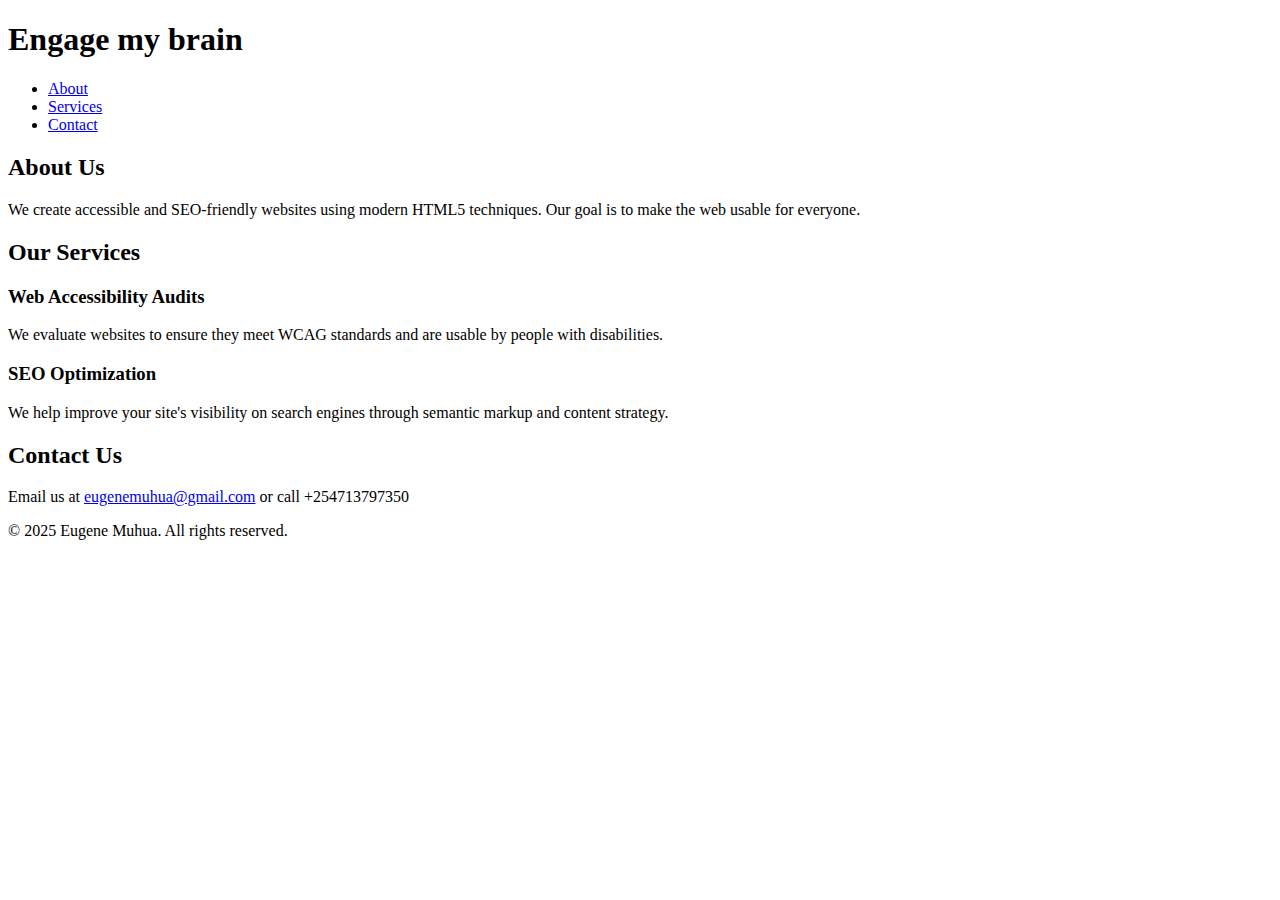
<file: index.html>
<!DOCTYPE html>
<html lang="en">
<head>
  <meta charset="UTF-8">
  <meta name="description" content="A simple, accessible, and SEO-friendly HTML5 web page.">
  <meta name="keywords" content="HTML5, accessibility, SEO, semantic tags, web development">
  <meta name="author" content="Your Name">
  <meta name="viewport" content="width=device-width, initial-scale=1.0">
  <title>Welcome to Migodweso's world</title>
</head>
<body>

  <header role="banner">
    <h1>Engage my brain</h1>
    <nav role="navigation" aria-label="Main Navigation">
      <ul>
        <li><a href="#about">About</a></li>
        <li><a href="#services">Services</a></li>
        <li><a href="#contact">Contact</a></li>
      </ul>
    </nav>
  </header>

  <main role="main">
    <section id="about" aria-labelledby="about-heading">
      <h2 id="about-heading">About Us</h2>
      <p>We create accessible and SEO-friendly websites using modern HTML5 techniques. Our goal is to make the web usable for everyone.</p>
    </section>

    <section id="services" aria-labelledby="services-heading">
      <h2 id="services-heading">Our Services</h2>
      <article>
        <h3>Web Accessibility Audits</h3>
        <p>We evaluate websites to ensure they meet WCAG standards and are usable by people with disabilities.</p>
      </article>
      <article>
        <h3>SEO Optimization</h3>
        <p>We help improve your site's visibility on search engines through semantic markup and content strategy.</p>
      </article>
    </section>

    <section id="contact" aria-labelledby="contact-heading">
      <h2 id="contact-heading">Contact Us</h2>
      <p>Email us at <a href="mailto:info@example.com">eugenemuhua@gmail.com</a> or call +254713797350</p>
    </section>
  </main>

  <footer role="contentinfo">
    <p>&copy; 2025 Eugene Muhua. All rights reserved.</p>
  </footer>

</body>
</html>
</file>
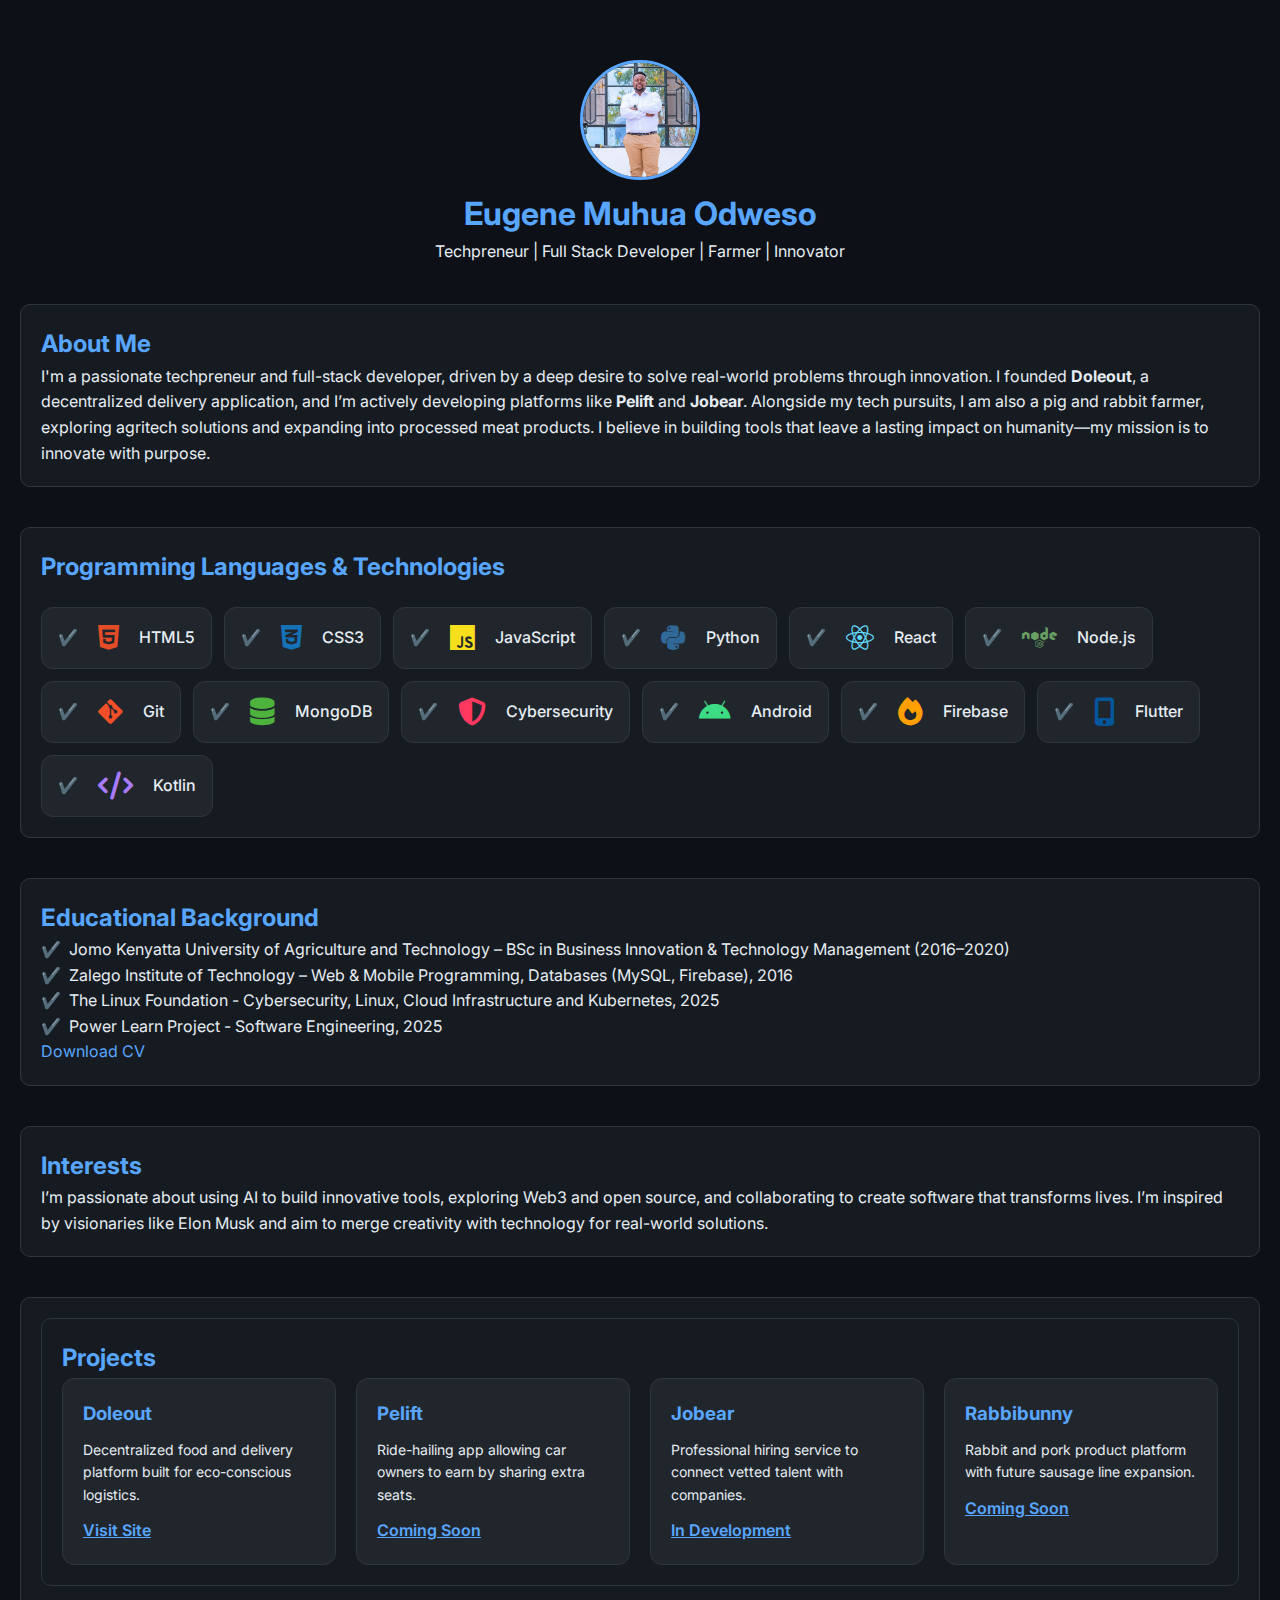
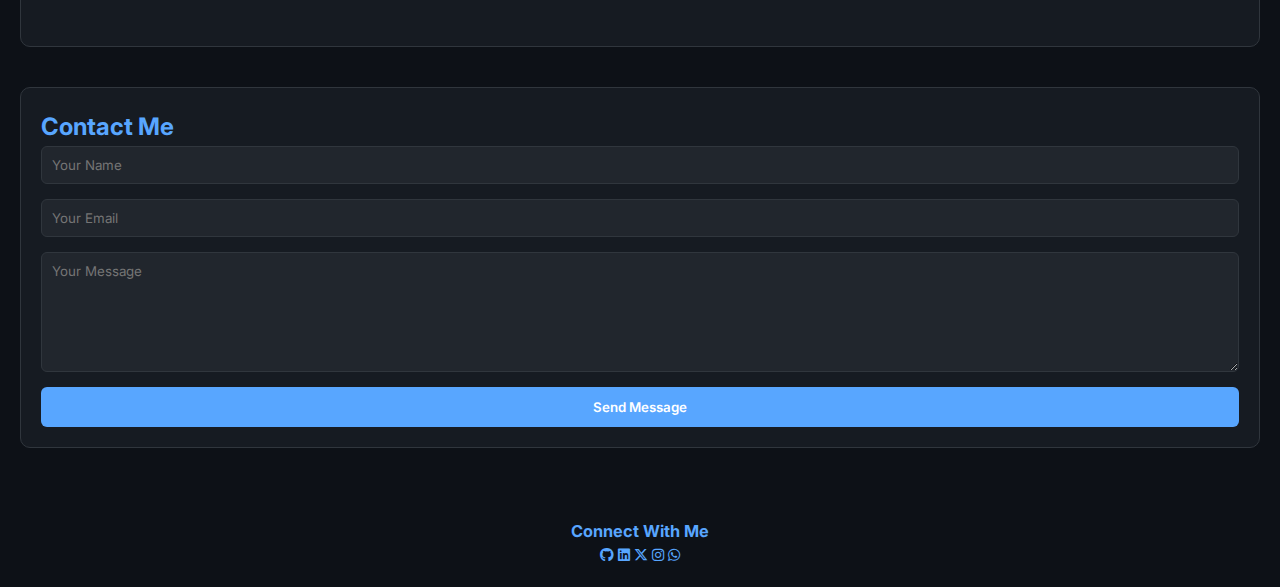
<file: Portfolio/index.html>
<!DOCTYPE html>
<html lang="en">
<head>
    <meta charset="UTF-8">
    <meta name="viewport" content="width=device-width, initial-scale=1.0">
    <title>Eugene Muhua Portfolio</title>
    <link rel="stylesheet" href="portfolio.css">
    <link rel="preconnect" href="https://fonts.googleapis.com">
    <link rel="preconnect" href="https://fonts.gstatic.com" crossorigin>
    <link href="https://fonts.googleapis.com/css2?family=Roboto:wght@400;700&display=swap" rel="stylesheet">
    <link rel="stylesheet" href="https://cdnjs.cloudflare.com/ajax/libs/font-awesome/6.4.0/css/all.min.css">
    <link rel="stylesheet" href="https://cdnjs.cloudflare.com/ajax/libs/font-awesome/6.5.0/css/all.min.css">

</head>
<body>
    <header>
        <div class="container">
            <img src="eugene.jpg" alt="Eugene Muhua" class="profile-img">
            <h1>Eugene Muhua Odweso</h1>
            <p>Techpreneur | Full Stack Developer | Farmer | Innovator</p>
        </div>
    </header>

    <section class="about container">
        <h2>About Me</h2>
        <p>
            I'm a passionate techpreneur and full-stack developer, driven by a deep desire to solve real-world problems through innovation. 
            I founded <strong>Doleout</strong>, a decentralized delivery application, and I’m actively developing platforms like <strong>Pelift</strong> and <strong>Jobear</strong>.
            Alongside my tech pursuits, I am also a pig and rabbit farmer, exploring agritech solutions and expanding into processed meat products.
            I believe in building tools that leave a lasting impact on humanity—my mission is to innovate with purpose.
        </p>
    </section>

    <section class="skills container">
        <h2>Programming Languages & Technologies</h2>
        <ul class="skills-grid">
          <li><i class="fab fa-html5" style="color:#e34c26;"></i> HTML5</li>
          <li><i class="fab fa-css3-alt" style="color:#1572B6;"></i> CSS3</li>
          <li><i class="fab fa-js" style="color:#f7df1e;"></i> JavaScript</li>
          <li><i class="fab fa-python" style="color:#306998;"></i> Python</li>
          <li><i class="fab fa-react" style="color:#61dafb;"></i> React</li>
          <li><i class="fab fa-node" style="color:#68A063;"></i> Node.js</li>
          <li><i class="fab fa-git-alt" style="color:#f34f29;"></i> Git</li>
          <li><i class="fas fa-database" style="color:#4db33d;"></i> MongoDB</li>
          <li><i class="fas fa-shield-alt" style="color:#ff3860;"></i> Cybersecurity</li>
          <li><i class="fab fa-android" style="color:#3ddc84;"></i> Android</li>
          <li><i class="fas fa-fire" style="color:#ffa000;"></i> Firebase</li>
          <li><i class="fas fa-mobile-alt" style="color:#02569b;"></i> Flutter</li>
          <li><i class="fas fa-code" style="color:#a97bff;"></i> Kotlin</li>
        </ul>
    </section>

    <section class="education container">
        <h2>Educational Background</h2>
        <ul>
            <li>Jomo Kenyatta University of Agriculture and Technology – BSc in Business Innovation & Technology Management (2016–2020)</li>
            <li>Zalego Institute of Technology – Web & Mobile Programming, Databases (MySQL, Firebase), 2016</li>
            <li>The Linux Foundation - Cybersecurity, Linux, Cloud Infrastructure and Kubernetes, 2025</li>
            <li>Power Learn Project - Software Engineering, 2025</li>
        </ul>
        <a class="btn" href="EUGENE MUHUA ODWESO CV.pdf" download>Download CV</a>
    </section>

    <section class="interests container">
        <h2>Interests</h2>
        <p>
            I’m passionate about using AI to build innovative tools, exploring Web3 and open source, and collaborating to create software that transforms lives. 
            I’m inspired by visionaries like Elon Musk and aim to merge creativity with technology for real-world solutions.
        </p>
    </section>

    <section class="projects container">
        <section class="projects">
  <h2>Projects</h2>
  <div class="project-grid">
    <div class="project-card">
      <h3>Doleout</h3>
      <p>Decentralized food and delivery platform built for eco-conscious logistics.</p>
      <a href="https://www.doleout.co.ke" target="_blank">Visit Site</a>
    </div>

    <div class="project-card">
      <h3>Pelift</h3>
      <p>Ride-hailing app allowing car owners to earn by sharing extra seats.</p>
      <a href="#">Coming Soon</a>
    </div>

    <div class="project-card">
      <h3>Jobear</h3>
      <p>Professional hiring service to connect vetted talent with companies.</p>
      <a href="#">In Development</a>
    </div>

    <div class="project-card">
      <h3>Rabbibunny</h3>
      <p>Rabbit and pork product platform with future sausage line expansion.</p>
      <a href="#">Coming Soon</a>
    </div>
  </div>
</section>

    </section>

    <section class="contact container">
        <h2>Contact Me</h2>
        <form action="https://formspree.io/f/mblkovka" method="POST">
            <input type="text" name="name" placeholder="Your Name" required>
            <input type="email" name="email" placeholder="Your Email" required>
            <textarea name="message" rows="5" placeholder="Your Message" required></textarea>
            <button type="submit">Send Message</button>
        </form>
    </section>

    <footer>
        <div class="container">
            <h3>Connect With Me</h3>
            <div class="social-icons">
                <a href="https://github.com/EugeneMuhua" target="_blank"><i class="fab fa-github"></i></a>
                <a href="https://www.linkedin.com/in/eugene-muhua-343bb5186/" target="_blank"><i class="fab fa-linkedin"></i></a>
                <a href="https://x.com/MuhuaEugene" target="_blank"><i class="fab fa-x-twitter"></i></a>
                <a href="https://www.instagram.com/eugene_muhua?igsh=MjAxbXBpZmI0NHdw" target="_blank"><i class="fab fa-instagram"></i></a>
                <a href="https://wa.me/254713797350" target="_blank"><i class="fab fa-whatsapp"></i></a>
            </div>
        </div>
    </footer>
</body>
</html>
</file>
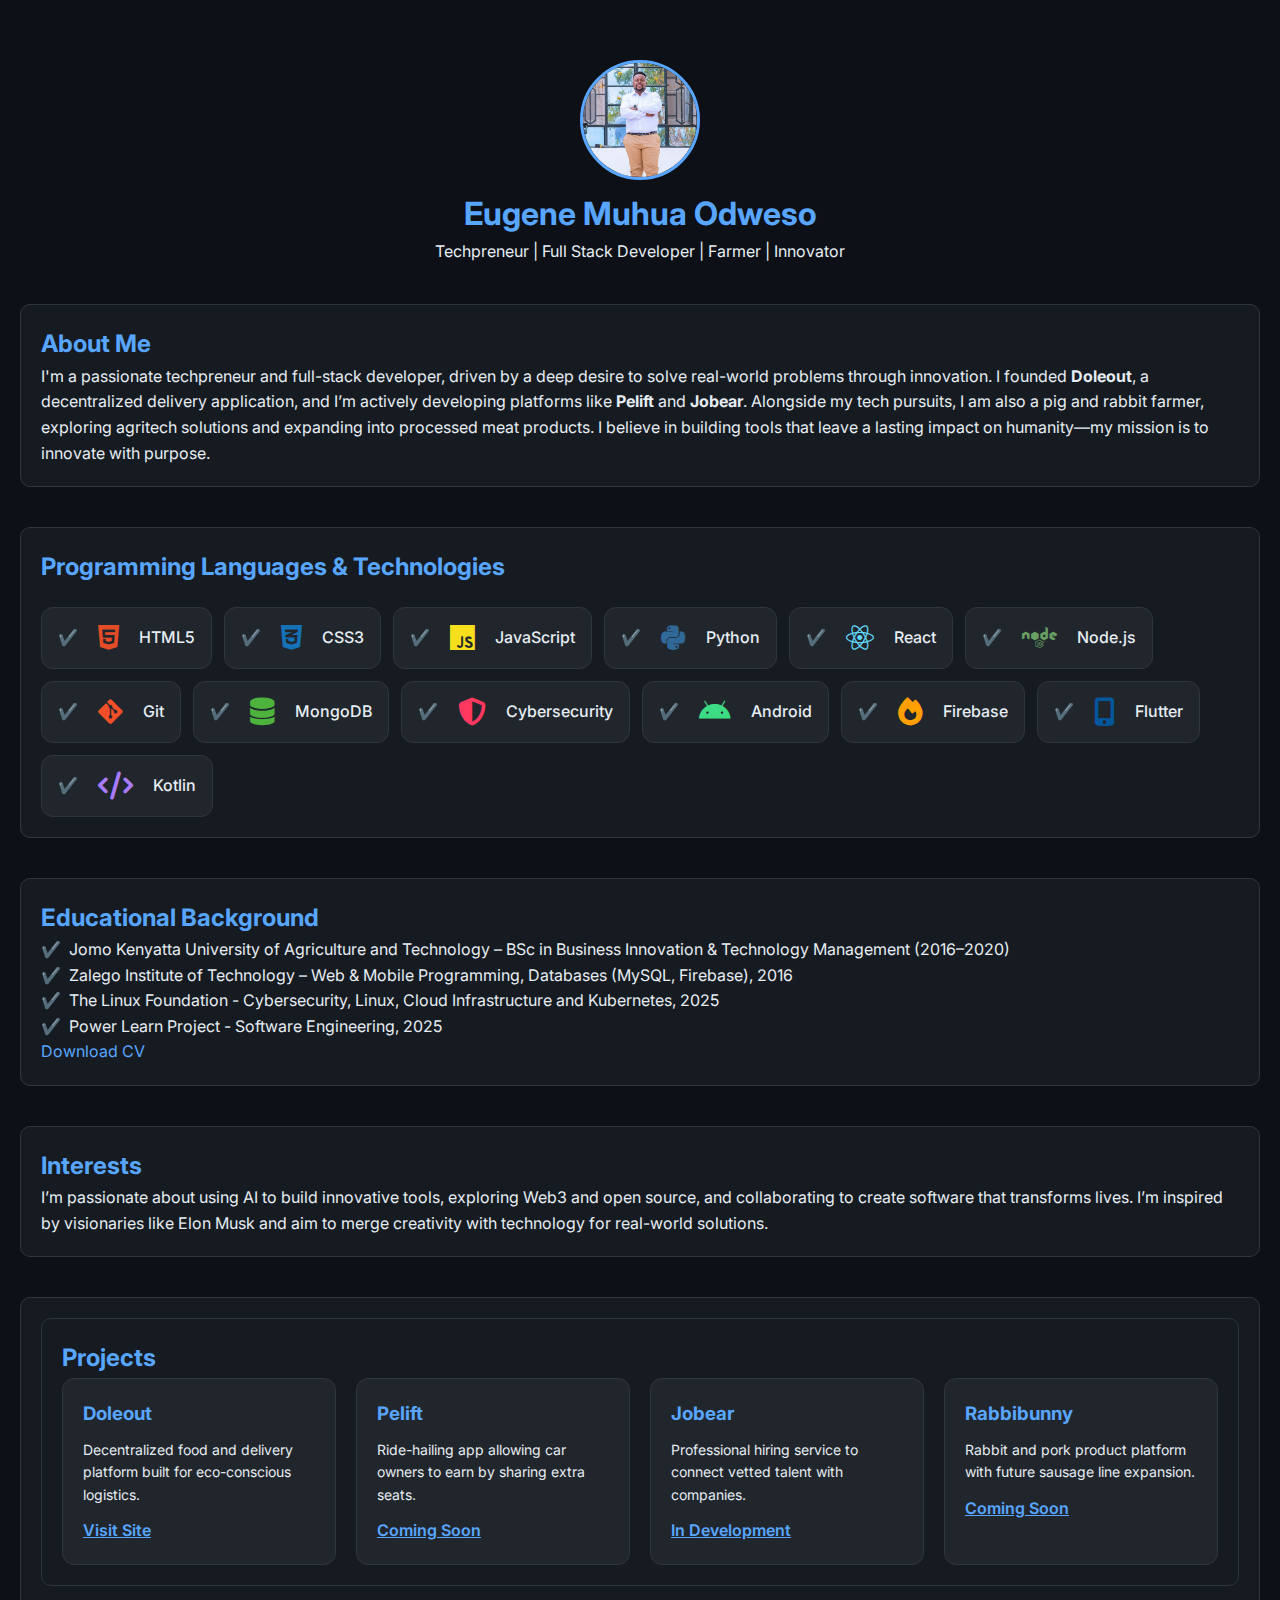
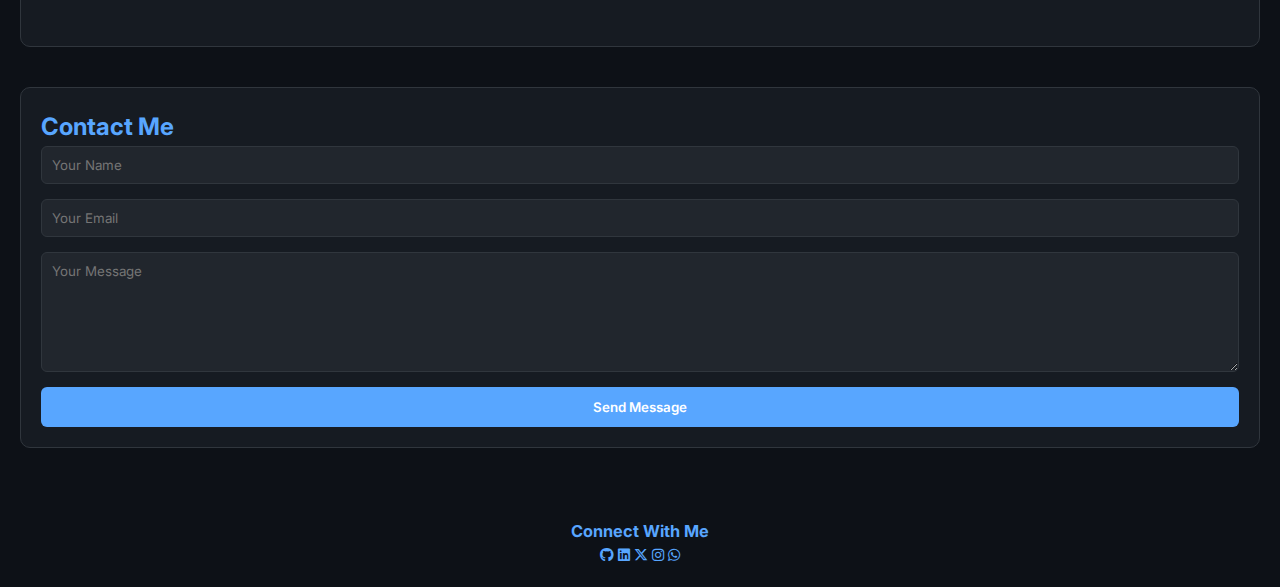
<file: Portfolio/portfolio.html>
<!DOCTYPE html>
<html lang="en">
<head>
    <meta charset="UTF-8">
    <meta name="viewport" content="width=device-width, initial-scale=1.0">
    <title>Eugene Muhua Portfolio</title>
    <link rel="stylesheet" href="portfolio.css">
    <link rel="preconnect" href="https://fonts.googleapis.com">
    <link rel="preconnect" href="https://fonts.gstatic.com" crossorigin>
    <link href="https://fonts.googleapis.com/css2?family=Roboto:wght@400;700&display=swap" rel="stylesheet">
    <link rel="stylesheet" href="https://cdnjs.cloudflare.com/ajax/libs/font-awesome/6.4.0/css/all.min.css">
    <link rel="stylesheet" href="https://cdnjs.cloudflare.com/ajax/libs/font-awesome/6.5.0/css/all.min.css">

</head>
<body>
    <header>
        <div class="container">
            <img src="eugene.jpg" alt="Eugene Muhua" class="profile-img">
            <h1>Eugene Muhua Odweso</h1>
            <p>Techpreneur | Full Stack Developer | Farmer | Innovator</p>
        </div>
    </header>

    <section class="about container">
        <h2>About Me</h2>
        <p>
            I'm a passionate techpreneur and full-stack developer, driven by a deep desire to solve real-world problems through innovation. 
            I founded <strong>Doleout</strong>, a decentralized delivery application, and I’m actively developing platforms like <strong>Pelift</strong> and <strong>Jobear</strong>.
            Alongside my tech pursuits, I am also a pig and rabbit farmer, exploring agritech solutions and expanding into processed meat products.
            I believe in building tools that leave a lasting impact on humanity—my mission is to innovate with purpose.
        </p>
    </section>

    <section class="skills container">
        <h2>Programming Languages & Technologies</h2>
        <ul class="skills-grid">
          <li><i class="fab fa-html5" style="color:#e34c26;"></i> HTML5</li>
          <li><i class="fab fa-css3-alt" style="color:#1572B6;"></i> CSS3</li>
          <li><i class="fab fa-js" style="color:#f7df1e;"></i> JavaScript</li>
          <li><i class="fab fa-python" style="color:#306998;"></i> Python</li>
          <li><i class="fab fa-react" style="color:#61dafb;"></i> React</li>
          <li><i class="fab fa-node" style="color:#68A063;"></i> Node.js</li>
          <li><i class="fab fa-git-alt" style="color:#f34f29;"></i> Git</li>
          <li><i class="fas fa-database" style="color:#4db33d;"></i> MongoDB</li>
          <li><i class="fas fa-shield-alt" style="color:#ff3860;"></i> Cybersecurity</li>
          <li><i class="fab fa-android" style="color:#3ddc84;"></i> Android</li>
          <li><i class="fas fa-fire" style="color:#ffa000;"></i> Firebase</li>
          <li><i class="fas fa-mobile-alt" style="color:#02569b;"></i> Flutter</li>
          <li><i class="fas fa-code" style="color:#a97bff;"></i> Kotlin</li>
        </ul>
    </section>

    <section class="education container">
        <h2>Educational Background</h2>
        <ul>
            <li>Jomo Kenyatta University of Agriculture and Technology – BSc in Business Innovation & Technology Management (2016–2020)</li>
            <li>Zalego Institute of Technology – Web & Mobile Programming, Databases (MySQL, Firebase), 2016</li>
            <li>The Linux Foundation - Cybersecurity, Linux, Cloud Infrastructure and Kubernetes, 2025</li>
            <li>Power Learn Project - Software Engineering, 2025</li>
        </ul>
        <a class="btn" href="EUGENE MUHUA ODWESO CV.pdf" download>Download CV</a>
    </section>

    <section class="interests container">
        <h2>Interests</h2>
        <p>
            I’m passionate about using AI to build innovative tools, exploring Web3 and open source, and collaborating to create software that transforms lives. 
            I’m inspired by visionaries like Elon Musk and aim to merge creativity with technology for real-world solutions.
        </p>
    </section>

    <section class="projects container">
        <section class="projects">
  <h2>Projects</h2>
  <div class="project-grid">
    <div class="project-card">
      <h3>Doleout</h3>
      <p>Decentralized food and delivery platform built for eco-conscious logistics.</p>
      <a href="https://www.doleout.co.ke" target="_blank">Visit Site</a>
    </div>

    <div class="project-card">
      <h3>Pelift</h3>
      <p>Ride-hailing app allowing car owners to earn by sharing extra seats.</p>
      <a href="#">Coming Soon</a>
    </div>

    <div class="project-card">
      <h3>Jobear</h3>
      <p>Professional hiring service to connect vetted talent with companies.</p>
      <a href="#">In Development</a>
    </div>

    <div class="project-card">
      <h3>Rabbibunny</h3>
      <p>Rabbit and pork product platform with future sausage line expansion.</p>
      <a href="#">Coming Soon</a>
    </div>
  </div>
</section>

    </section>

    <section class="contact container">
        <h2>Contact Me</h2>
        <form action="mailto:eugenemuhua@gmail.com" method="post" enctype="text/plain">
            <input type="text" name="name" placeholder="Your Name" required>
            <input type="email" name="email" placeholder="Your Email" required>
            <textarea name="message" rows="5" placeholder="Your Message" required></textarea>
            <button type="submit">Send Message</button>
        </form>
    </section>

    <footer>
        <div class="container">
            <h3>Connect With Me</h3>
            <div class="social-icons">
                <a href="https://github.com/EugeneMuhua" target="_blank"><i class="fab fa-github"></i></a>
                <a href="https://www.linkedin.com/in/eugene-muhua-343bb5186/" target="_blank"><i class="fab fa-linkedin"></i></a>
                <a href="https://x.com/MuhuaEugene" target="_blank"><i class="fab fa-x-twitter"></i></a>
                <a href="https://www.instagram.com/eugene_muhua?igsh=MjAxbXBpZmI0NHdw" target="_blank"><i class="fab fa-instagram"></i></a>
                <a href="https://wa.me/254713797350" target="_blank"><i class="fab fa-whatsapp"></i></a>
            </div>
        </div>
    </footer>
</body>
</html>
</file>
<file: Portfolio/portfolio.css>
/* styles-dark.css */

@import url('https://fonts.googleapis.com/css2?family=Inter:wght@400;600;800&display=swap');

:root {
  --bg-color: #0d1117;
  --text-color: #e6edf3;
  --accent-color: #58a6ff;
  --card-bg: #161b22;
  --input-bg: #21262d;
  --border-color: #30363d;
}

* {
  margin: 0;
  padding: 0;
  box-sizing: border-box;
  font-family: 'Inter', sans-serif;
}

body {
  background-color: var(--bg-color);
  color: var(--text-color);
  line-height: 1.6;
  padding: 20px;
}

header {
  text-align: center;
  padding: 40px 0;
}

header img {
  width: 120px;
  height: 120px;
  border-radius: 50%;
  border: 3px solid var(--accent-color);
  object-fit: cover;
}

h1, h2, h3 {
  color: var(--accent-color);
}

section {
  margin-bottom: 40px;
  background-color: var(--card-bg);
  padding: 20px;
  border-radius: 10px;
  border: 1px solid var(--border-color);
}

ul {
  list-style: none;
  padding-left: 0;
}

ul li::before {
  content: '✔️';
  margin-right: 8px;
  color: var(--accent-color);
}

a {
  color: var(--accent-color);
  text-decoration: none;
}

a:hover {
  text-decoration: underline;
}

.skills i,
.socials i {
  margin-right: 8px;
  color: var(--accent-color);
}

.skills ul,
.socials ul {
  display: flex;
  flex-wrap: wrap;
  gap: 12px;
}

.skills li,
.socials li {
  background-color: var(--input-bg);
  padding: 10px 16px;
  border-radius: 8px;
  border: 1px solid var(--border-color);
  display: flex;
  align-items: center;
  font-size: 14px;
}

.projects .project-item {
  margin-bottom: 15px;
}

.projects a {
  font-weight: 600;
}

.contact form {
  display: flex;
  flex-direction: column;
  gap: 15px;
}

.contact input,
.contact textarea {
  background-color: var(--input-bg);
  color: var(--text-color);
  border: 1px solid var(--border-color);
  padding: 10px;
  border-radius: 6px;
  width: 100%;
}

.contact textarea {
  resize: vertical;
  height: 120px;
}

.contact button {
  background-color: var(--accent-color);
  color: #fff;
  border: none;
  padding: 12px;
  border-radius: 6px;
  font-weight: 600;
  cursor: pointer;
  transition: background-color 0.3s ease;
}

.contact button:hover {
  background-color: #1f6feb;
}

footer {
  text-align: center;
  padding-top: 30px;
  font-size: 14px;
  color: #8b949e;
}
.project-grid {
  display: grid;
  grid-template-columns: repeat(auto-fit, minmax(240px, 1fr));
  gap: 20px;
}

.project-card {
  background-color: var(--input-bg);
  border: 1px solid var(--border-color);
  border-radius: 12px;
  padding: 20px;
  transition: transform 0.3s ease, box-shadow 0.3s ease;
}

.project-card h3 {
  color: var(--accent-color);
  margin-bottom: 10px;
}

.project-card p {
  font-size: 14px;
  margin-bottom: 12px;
  color: var(--text-color);
}

.project-card a {
  font-weight: 600;
  color: var(--accent-color);
  text-decoration: underline;
}

.project-card:hover {
  transform: scale(1.03);
  box-shadow: 0 0 20px rgba(88, 166, 255, 0.2);
  border-color: var(--accent-color);
}
.skills-grid {
  display: grid;
  grid-template-columns: repeat(auto-fit, minmax(180px, 1fr));
  gap: 20px;
  margin-top: 20px;
}

.skills-grid li {
  background-color: var(--input-bg);
  border: 1px solid var(--border-color);
  border-radius: 12px;
  padding: 16px;
  font-size: 16px;
  font-weight: 500;
  display: flex;
  align-items: center;
  gap: 12px;
  transition: transform 0.3s ease, box-shadow 0.3s ease;
}

.skills-grid li:hover {
  transform: translateY(-5px);
  box-shadow: 0 4px 20px rgba(88, 166, 255, 0.2);
  border-color: var(--accent-color);
}

.skills-grid i {
  font-size: 28px;
}
</file>
